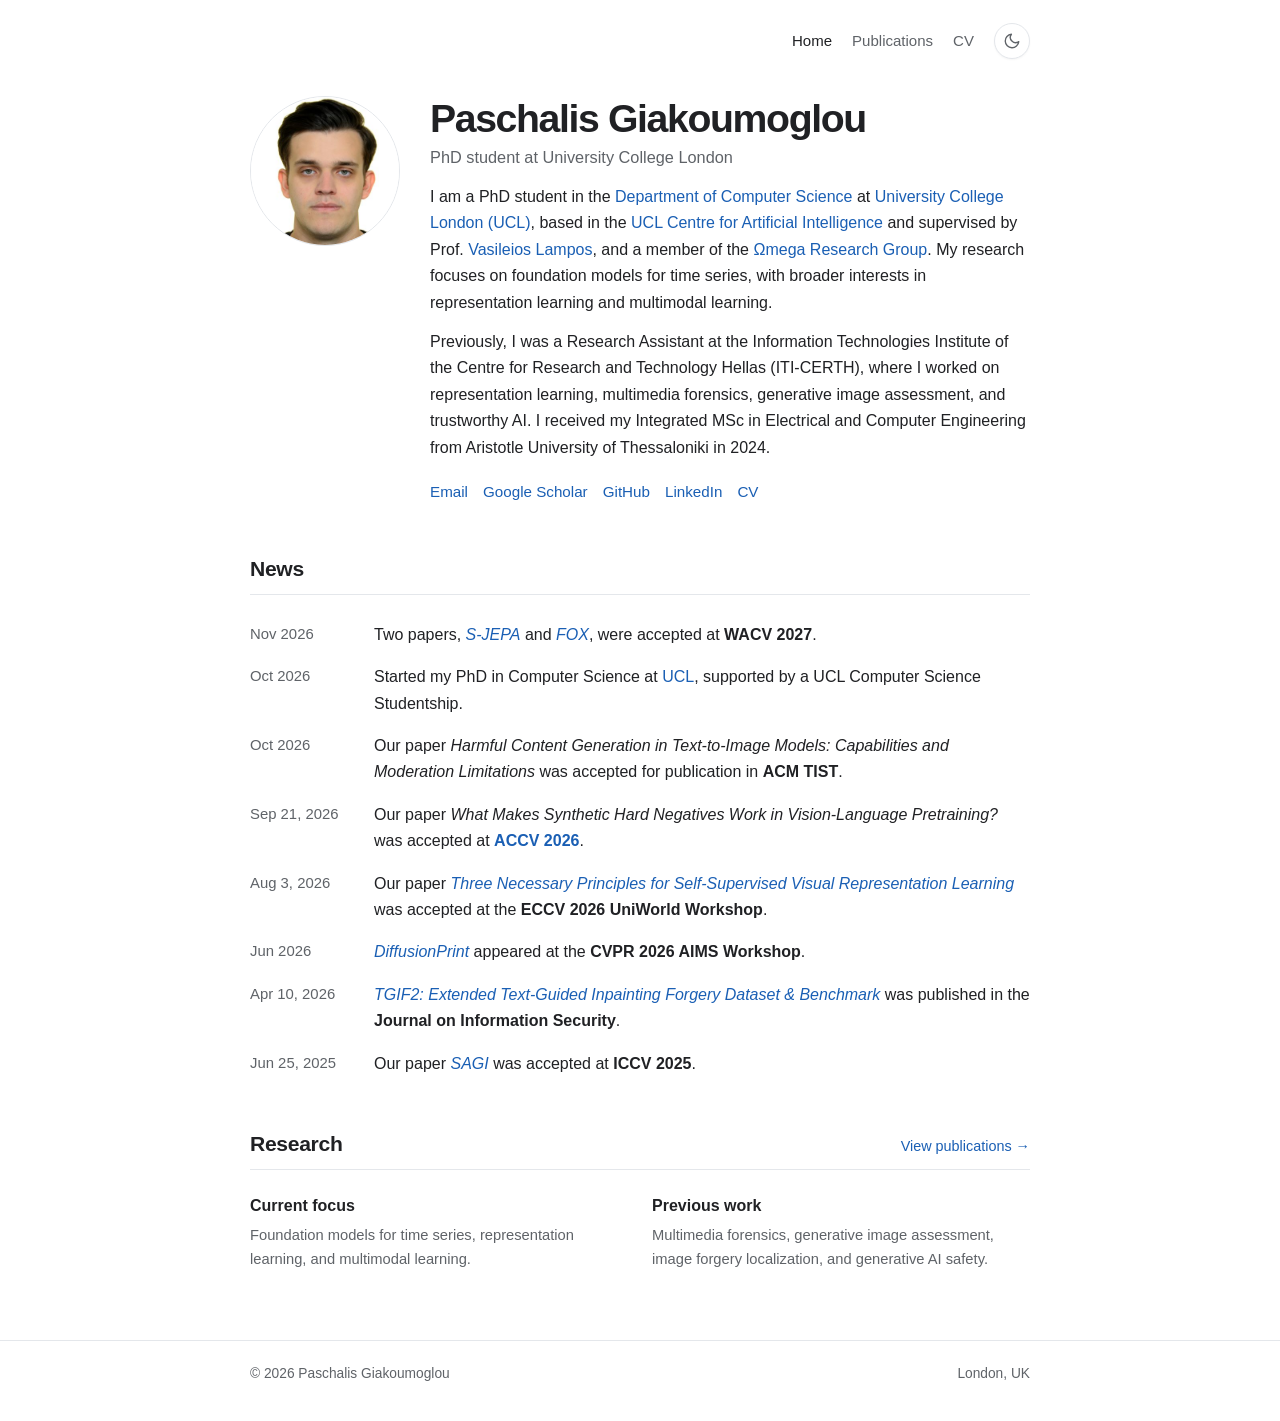
<file: index.html>
<!doctype html>
<html lang="en">
<head>
  <meta charset="utf-8">
  <meta name="viewport" content="width=device-width, initial-scale=1">
  <meta name="description" content="Paschalis Giakoumoglou — PhD student in Computer Science at University College London, working on foundation models for time series, representation learning, and multimodal learning.">
  <meta name="color-scheme" content="light dark">
  <title>Paschalis Giakoumoglou</title>
  <script>
    (() => {
      const saved = localStorage.getItem('paschalis-theme');
      const dark = window.matchMedia('(prefers-color-scheme: dark)').matches;
      document.documentElement.dataset.theme = saved || (dark ? 'dark' : 'light');
    })();
  </script>
  <link rel="stylesheet" href="./style.css">
</head>
<body>
  <a class="skip-link" href="#main">Skip to content</a>

  <header class="site-header">
    <div class="site-shell nav" aria-label="Primary navigation">
      <a href="./" aria-current="page">Home</a>
      <a href="./publications.html">Publications</a>
      <a href="./src/cv.pdf" target="_blank" rel="noopener">CV</a>
      <button class="theme-toggle" type="button" data-theme-toggle aria-label="Switch theme" title="Switch theme">
        <svg class="icon-moon" viewBox="0 0 24 24" aria-hidden="true" fill="none" stroke="currentColor" stroke-width="1.8" stroke-linecap="round" stroke-linejoin="round">
          <path d="M21 12.79A9 9 0 1 1 11.21 3 7 7 0 0 0 21 12.79z"></path>
        </svg>
        <svg class="icon-sun" viewBox="0 0 24 24" aria-hidden="true" fill="none" stroke="currentColor" stroke-width="1.8" stroke-linecap="round" stroke-linejoin="round">
          <circle cx="12" cy="12" r="4"></circle>
          <path d="M12 2v2M12 20v2M4.93 4.93l1.41 1.41M17.66 17.66l1.41 1.41M2 12h2M20 12h2M4.93 19.07l1.41-1.41M17.66 6.34l1.41-1.41"></path>
        </svg>
      </button>
    </div>
  </header>

  <main id="main" class="site-shell">
    <section class="intro" aria-labelledby="name">
      <img class="profile-photo" src="./src/paschalis.jpg" alt="Portrait of Paschalis Giakoumoglou" width="150" height="150">

      <div class="bio">
        <h1 id="name">Paschalis Giakoumoglou</h1>
        <p class="role">PhD student at University College London</p>

        <p>
          I am a PhD student in the <a href="https://www.ucl.ac.uk/engineering/computer-science" target="_blank" rel="noopener">Department of Computer Science</a> at
          <a href="https://www.ucl.ac.uk/" target="_blank" rel="noopener">University College London (UCL)</a>, based in the
          <a href="https://www.ucl.ac.uk/engineering/research/centres-institutes-and-labs/ucl-centre-artificial-intelligence" target="_blank" rel="noopener">UCL Centre for Artificial Intelligence</a>
          and supervised by Prof. <a href="https://lampos.net/" target="_blank" rel="noopener">Vasileios Lampos</a>, and a member of the <a href="https://omega.cs.ucl.ac.uk/" target="_blank" rel="noopener noreferrer"> Ωmega Research Group</a>.
          My research focuses on foundation models for time series, with broader interests in representation learning and multimodal learning.
        </p>

        <p>
          Previously, I was a Research Assistant at the Information Technologies Institute of the Centre for Research and Technology Hellas (ITI-CERTH), where I worked on representation learning, multimedia forensics, generative image assessment, and trustworthy AI. I received my Integrated MSc in Electrical and Computer Engineering from Aristotle University of Thessaloniki in 2024.
        </p>

        <div class="links" aria-label="External links">
          <a href="mailto:giakopaschalis@gmail.com">Email</a>
          <a href="https://scholar.google.com/citations?user=0g0Ot_8AAAAJ" target="_blank" rel="noopener">Google Scholar</a>
          <a href="https://github.com/p-giakoumoglou" target="_blank" rel="noopener">GitHub</a>
          <a href="https://www.linkedin.com/in/paschalis-giakoumoglou-1860b3217/" target="_blank" rel="noopener">LinkedIn</a>
          <a href="./src/cv.pdf" target="_blank" rel="noopener">CV</a>
        </div>
      </div>
    </section>

    <section class="section" aria-labelledby="news-title">
      <div class="section-heading">
        <h2 id="news-title">News</h2>
      </div>

      <ul class="news-list">
        <li class="news-item">
          <time class="news-date" datetime="2026-11">Nov 2026</time>
          <div class="news-text">Two papers, <a href="https://arxiv.org/abs/2611.09302" target="_blank" rel="noopener"><em>S-JEPA</em></a> and <a href="https://arxiv.org/abs/2611.04111" target="_blank" rel="noopener"><em>FOX</em></a>, were accepted at <strong>WACV 2027</strong>.</div>
        </li>
        <li class="news-item">
          <time class="news-date" datetime="2026-10">Oct 2026</time>
          <div class="news-text">Started my PhD in Computer Science at <a href="https://www.ucl.ac.uk/engineering/computer-science" target="_blank" rel="noopener">UCL</a>, supported by a UCL Computer Science Studentship.</div>
        </li>
        <li class="news-item">
          <time class="news-date" datetime="2026-10">Oct 2026</time>
          <div class="news-text">Our paper <em>Harmful Content Generation in Text-to-Image Models: Capabilities and Moderation Limitations</em> was accepted for publication in <strong>ACM TIST</strong>.</div>
        </li>
        <li class="news-item">
          <time class="news-date" datetime="2026-09-21">Sep 21, 2026</time>
          <div class="news-text">Our paper <em>What Makes Synthetic Hard Negatives Work in Vision-Language Pretraining?</em> was accepted at <a href="https://accv2026.org/" target="_blank" rel="noopener"><strong>ACCV 2026</strong></a>.</div>
        </li>
        <li class="news-item">
          <time class="news-date" datetime="2026-08-03">Aug 3, 2026</time>
          <div class="news-text">Our paper <a href="https://arxiv.org/abs/2608.08309" target="_blank" rel="noopener"><em>Three Necessary Principles for Self-Supervised Visual Representation Learning</em></a> was accepted at the <strong>ECCV 2026 UniWorld Workshop</strong>.</div>
        </li>
        <li class="news-item">
          <time class="news-date" datetime="2026-06">Jun 2026</time>
          <div class="news-text"><a href="https://openaccess.thecvf.com/content/CVPR2026W/AIMS/html/Giakoumoglou_DiffusionPrint_Learning_Generative_Fingerprints_for_Diffusion-Based_Inpainting_Localization_CVPRW_2026_paper.html" target="_blank" rel="noopener"><em>DiffusionPrint</em></a> appeared at the <strong>CVPR 2026 AIMS Workshop</strong>.</div>
        </li>
        <li class="news-item">
          <time class="news-date" datetime="2026-04-10">Apr 10, 2026</time>
          <div class="news-text"><a href="https://doi.org/10.1186/s13635-026-00235-9" target="_blank" rel="noopener"><em>TGIF2: Extended Text-Guided Inpainting Forgery Dataset &amp; Benchmark</em></a> was published in the <strong>Journal on Information Security</strong>.</div>
        </li>
        <li class="news-item">
          <time class="news-date" datetime="2025-06-25">Jun 25, 2025</time>
          <div class="news-text">Our paper <a href="https://openaccess.thecvf.com/content/ICCV2025/html/Giakoumoglou_SAGI_Semantically_Aligned_and_Uncertainty_Guided_AI_Image_Inpainting_ICCV_2025_paper.html" target="_blank" rel="noopener"><em>SAGI</em></a> was accepted at <strong>ICCV 2025</strong>.</div>
        </li>
      </ul>
    </section>

    <section class="section" aria-labelledby="research-title">
      <div class="section-heading">
        <h2 id="research-title">Research</h2>
        <a href="./publications.html">View publications →</a>
      </div>
      <div class="mini-grid">
        <div class="mini-card">
          <h3>Current focus</h3>
          <p>Foundation models for time series, representation learning, and multimodal learning.</p>
        </div>
        <div class="mini-card">
          <h3>Previous work</h3>
          <p>Multimedia forensics, generative image assessment, image forgery localization, and generative AI safety.</p>
        </div>
      </div>
    </section>
  </main>

  <footer class="site-footer">
    <div class="site-shell footer-inner">
      <span>© 2026 Paschalis Giakoumoglou</span>
      <span>London, UK</span>
    </div>
  </footer>

  <script src="./theme.js"></script>
</body>
</html>
</file>
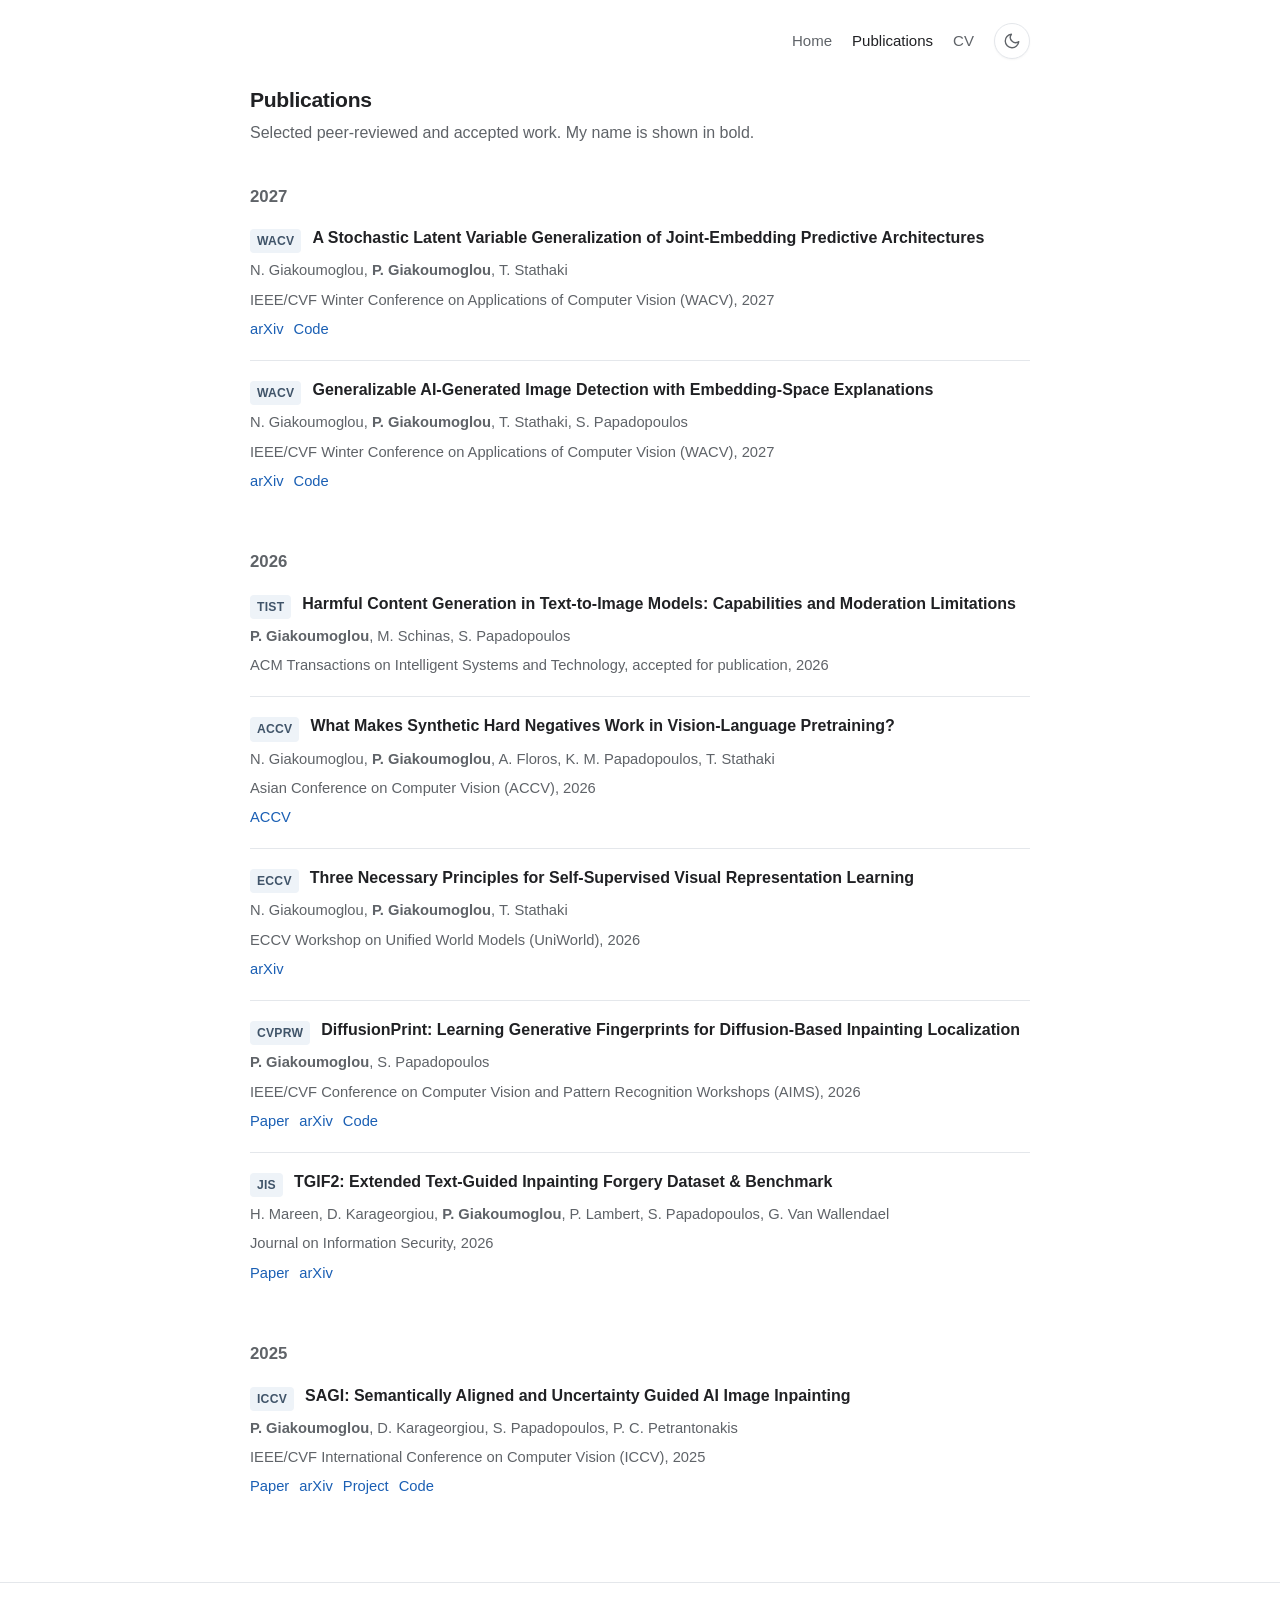
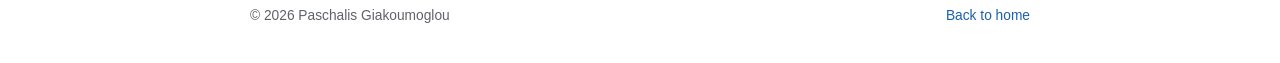
<file: publications.html>
<!doctype html>
<html lang="en">
<head>
  <meta charset="utf-8">
  <meta name="viewport" content="width=device-width, initial-scale=1">
  <meta name="description" content="Publications by Paschalis Giakoumoglou.">
  <meta name="color-scheme" content="light dark">
  <title>Publications | Paschalis Giakoumoglou</title>
  <script>
    (() => {
      const saved = localStorage.getItem('paschalis-theme');
      const dark = window.matchMedia('(prefers-color-scheme: dark)').matches;
      document.documentElement.dataset.theme = saved || (dark ? 'dark' : 'light');
    })();
  </script>
  <link rel="stylesheet" href="./style.css">
</head>
<body>
  <a class="skip-link" href="#main">Skip to content</a>

  <header class="site-header">
    <div class="site-shell nav" aria-label="Primary navigation">
      <a href="./">Home</a>
      <a href="./publications.html" aria-current="page">Publications</a>
      <a href="./src/cv.pdf" target="_blank" rel="noopener">CV</a>
      <button class="theme-toggle" type="button" data-theme-toggle aria-label="Switch theme" title="Switch theme">
        <svg class="icon-moon" viewBox="0 0 24 24" aria-hidden="true" fill="none" stroke="currentColor" stroke-width="1.8" stroke-linecap="round" stroke-linejoin="round">
          <path d="M21 12.79A9 9 0 1 1 11.21 3 7 7 0 0 0 21 12.79z"></path>
        </svg>
        <svg class="icon-sun" viewBox="0 0 24 24" aria-hidden="true" fill="none" stroke="currentColor" stroke-width="1.8" stroke-linecap="round" stroke-linejoin="round">
          <circle cx="12" cy="12" r="4"></circle>
          <path d="M12 2v2M12 20v2M4.93 4.93l1.41 1.41M17.66 17.66l1.41 1.41M2 12h2M20 12h2M4.93 19.07l1.41-1.41M17.66 6.34l1.41-1.41"></path>
        </svg>
      </button>
    </div>
  </header>

  <main id="main" class="site-shell">
    <h1 class="page-title">Publications</h1>
    <p class="page-lead">Selected peer-reviewed and accepted work. My name is shown in bold.</p>

    <section class="year-group" aria-labelledby="year-2027">
      <h2 class="year-title" id="year-2027">2027</h2>

      <article class="publication">
        <div class="pub-topline">
          <span class="venue-tag">WACV</span>
          <h3 class="pub-title">A Stochastic Latent Variable Generalization of Joint-Embedding Predictive Architectures</h3>
        </div>
        <p class="pub-authors">N. Giakoumoglou, <strong>P. Giakoumoglou</strong>, T. Stathaki</p>
        <p class="pub-venue">IEEE/CVF Winter Conference on Applications of Computer Vision (WACV), 2027</p>
        <p class="pub-links">
          <a href="https://arxiv.org/abs/2611.09302" target="_blank" rel="noopener">arXiv</a>
          <a href="https://github.com/giakoumoglou/sjepa" target="_blank" rel="noopener">Code</a>
        </p>
      </article>

      <article class="publication">
        <div class="pub-topline">
          <span class="venue-tag">WACV</span>
          <h3 class="pub-title">Generalizable AI-Generated Image Detection with Embedding-Space Explanations</h3>
        </div>
        <p class="pub-authors">N. Giakoumoglou, <strong>P. Giakoumoglou</strong>, T. Stathaki, S. Papadopoulos</p>
        <p class="pub-venue">IEEE/CVF Winter Conference on Applications of Computer Vision (WACV), 2027</p>
        <p class="pub-links">
          <a href="https://arxiv.org/abs/2611.04111" target="_blank" rel="noopener">arXiv</a>
          <a href="https://github.com/mever-team/fox" target="_blank" rel="noopener">Code</a>
        </p>
      </article>
    </section>

    <section class="year-group" aria-labelledby="year-2026">
      <h2 class="year-title" id="year-2026">2026</h2>

      <article class="publication">
        <div class="pub-topline">
          <span class="venue-tag">TIST</span>
          <h3 class="pub-title">Harmful Content Generation in Text-to-Image Models: Capabilities and Moderation Limitations</h3>
        </div>
        <p class="pub-authors"><strong>P. Giakoumoglou</strong>, M. Schinas, S. Papadopoulos</p>
        <p class="pub-venue">ACM Transactions on Intelligent Systems and Technology, accepted for publication, 2026</p>
      </article>

      <article class="publication">
        <div class="pub-topline">
          <span class="venue-tag">ACCV</span>
          <h3 class="pub-title">What Makes Synthetic Hard Negatives Work in Vision-Language Pretraining?</h3>
        </div>
        <p class="pub-authors">N. Giakoumoglou, <strong>P. Giakoumoglou</strong>, A. Floros, K. M. Papadopoulos, T. Stathaki</p>
        <p class="pub-venue">Asian Conference on Computer Vision (ACCV), 2026</p>
        <p class="pub-links"><a href="https://accv2026.org/" target="_blank" rel="noopener">ACCV</a></p>
      </article>

      <article class="publication">
        <div class="pub-topline">
          <span class="venue-tag">ECCV</span>
          <h3 class="pub-title">Three Necessary Principles for Self-Supervised Visual Representation Learning</h3>
        </div>
        <p class="pub-authors">N. Giakoumoglou, <strong>P. Giakoumoglou</strong>, T. Stathaki</p>
        <p class="pub-venue">ECCV Workshop on Unified World Models (UniWorld), 2026</p>
        <p class="pub-links"><a href="https://arxiv.org/abs/2608.08309" target="_blank" rel="noopener">arXiv</a></p>
      </article>

      <article class="publication">
        <div class="pub-topline">
          <span class="venue-tag">CVPRW</span>
          <h3 class="pub-title">DiffusionPrint: Learning Generative Fingerprints for Diffusion-Based Inpainting Localization</h3>
        </div>
        <p class="pub-authors"><strong>P. Giakoumoglou</strong>, S. Papadopoulos</p>
        <p class="pub-venue">IEEE/CVF Conference on Computer Vision and Pattern Recognition Workshops (AIMS), 2026</p>
        <p class="pub-links">
          <a href="https://openaccess.thecvf.com/content/CVPR2026W/AIMS/html/Giakoumoglou_DiffusionPrint_Learning_Generative_Fingerprints_for_Diffusion-Based_Inpainting_Localization_CVPRW_2026_paper.html" target="_blank" rel="noopener">Paper</a>
          <a href="https://arxiv.org/abs/2604.12443" target="_blank" rel="noopener">arXiv</a>
          <a href="https://github.com/mever-team/diffusionprint" target="_blank" rel="noopener">Code</a>
        </p>
      </article>

      <article class="publication">
        <div class="pub-topline">
          <span class="venue-tag">JIS</span>
          <h3 class="pub-title">TGIF2: Extended Text-Guided Inpainting Forgery Dataset &amp; Benchmark</h3>
        </div>
        <p class="pub-authors">H. Mareen, D. Karageorgiou, <strong>P. Giakoumoglou</strong>, P. Lambert, S. Papadopoulos, G. Van Wallendael</p>
        <p class="pub-venue">Journal on Information Security, 2026</p>
        <p class="pub-links">
          <a href="https://doi.org/10.1186/s13635-026-00235-9" target="_blank" rel="noopener">Paper</a>
          <a href="https://arxiv.org/abs/2603.28613" target="_blank" rel="noopener">arXiv</a>
        </p>
      </article>
    </section>

    <section class="year-group" aria-labelledby="year-2025">
      <h2 class="year-title" id="year-2025">2025</h2>

      <article class="publication">
        <div class="pub-topline">
          <span class="venue-tag">ICCV</span>
          <h3 class="pub-title">SAGI: Semantically Aligned and Uncertainty Guided AI Image Inpainting</h3>
        </div>
        <p class="pub-authors"><strong>P. Giakoumoglou</strong>, D. Karageorgiou, S. Papadopoulos, P. C. Petrantonakis</p>
        <p class="pub-venue">IEEE/CVF International Conference on Computer Vision (ICCV), 2025</p>
        <p class="pub-links">
          <a href="https://openaccess.thecvf.com/content/ICCV2025/html/Giakoumoglou_SAGI_Semantically_Aligned_and_Uncertainty_Guided_AI_Image_Inpainting_ICCV_2025_paper.html" target="_blank" rel="noopener">Paper</a>
          <a href="https://arxiv.org/abs/2502.06593" target="_blank" rel="noopener">arXiv</a>
          <a href="https://mever-team.github.io/SAGI/" target="_blank" rel="noopener">Project</a>
          <a href="https://github.com/mever-team/SAGI" target="_blank" rel="noopener">Code</a>
        </p>
      </article>
    </section>
  </main>

  <footer class="site-footer">
    <div class="site-shell footer-inner">
      <span>© 2026 Paschalis Giakoumoglou</span>
      <a href="./">Back to home</a>
    </div>
  </footer>

  <script src="./theme.js"></script>
</body>
</html>
</file>
<file: style.css>
:root {
  color-scheme: light;
  --bg: #ffffff;
  --text: #202124;
  --muted: #5f6368;
  --soft: #f6f7f8;
  --border: #e4e7eb;
  --link: #1a5fb4;
  --link-hover: #0d47a1;
  --tag-bg: #eef3f8;
  --tag-text: #405469;
  --shadow: 0 1px 2px rgba(0, 0, 0, 0.04);
}

html[data-theme="dark"] {
  color-scheme: dark;
  --bg: #101214;
  --text: #e8eaed;
  --muted: #a8adb4;
  --soft: #171a1d;
  --border: #2b3036;
  --link: #8ab4f8;
  --link-hover: #aecbfa;
  --tag-bg: #20262d;
  --tag-text: #c2d3e4;
  --shadow: none;
}

* {
  box-sizing: border-box;
}

html {
  scroll-behavior: smooth;
}

body {
  margin: 0;
  background: var(--bg);
  color: var(--text);
  font-family: -apple-system, BlinkMacSystemFont, "Segoe UI", Roboto, Helvetica, Arial, sans-serif;
  font-size: 16px;
  line-height: 1.65;
  transition: background-color 160ms ease, color 160ms ease;
}

a {
  color: var(--link);
  text-decoration: none;
  text-underline-offset: 0.16em;
}

a:hover,
a:focus-visible {
  color: var(--link-hover);
  text-decoration: underline;
}

button,
a {
  -webkit-tap-highlight-color: transparent;
}

.site-shell {
  width: min(100% - 40px, 780px);
  margin: 0 auto;
}

.site-header {
  padding: 22px 0 10px;
}

.nav {
  display: flex;
  align-items: center;
  justify-content: flex-end;
  gap: 20px;
  min-height: 38px;
}

.nav a {
  color: var(--muted);
  font-size: 0.94rem;
  font-weight: 500;
}

.nav a[aria-current="page"] {
  color: var(--text);
}

.theme-toggle {
  display: inline-grid;
  place-items: center;
  width: 36px;
  height: 36px;
  padding: 0;
  border: 1px solid var(--border);
  border-radius: 50%;
  background: var(--bg);
  color: var(--muted);
  cursor: pointer;
  box-shadow: var(--shadow);
  transition: border-color 150ms ease, color 150ms ease, background-color 150ms ease;
}

.theme-toggle:hover,
.theme-toggle:focus-visible {
  color: var(--text);
  border-color: var(--muted);
  outline: none;
}

.theme-toggle svg {
  width: 18px;
  height: 18px;
}

.icon-sun,
.icon-moon {
  display: none;
}

html[data-theme="light"] .icon-moon,
html:not([data-theme]) .icon-moon {
  display: block;
}

html[data-theme="dark"] .icon-sun {
  display: block;
}

main {
  padding: 18px 0 64px;
}

.intro {
  display: grid;
  grid-template-columns: 150px minmax(0, 1fr);
  gap: 30px;
  align-items: start;
  margin-top: 8px;
  margin-bottom: 48px;
}

.profile-photo {
  width: 150px;
  aspect-ratio: 1;
  object-fit: cover;
  border-radius: 50%;
  border: 1px solid var(--border);
  background: var(--soft);
}

h1,
h2,
h3,
p {
  margin-top: 0;
}

h1 {
  margin-bottom: 3px;
  font-size: clamp(2rem, 5vw, 2.45rem);
  line-height: 1.15;
  letter-spacing: -0.035em;
  font-weight: 720;
}

.role {
  margin-bottom: 18px;
  color: var(--muted);
  font-size: 1.02rem;
}

.bio p {
  margin-bottom: 13px;
}

.links {
  display: flex;
  flex-wrap: wrap;
  gap: 7px 15px;
  margin-top: 18px;
  font-size: 0.95rem;
}

.links a {
  font-weight: 500;
}

.section {
  margin-top: 42px;
}

.section-heading {
  display: flex;
  align-items: baseline;
  justify-content: space-between;
  gap: 16px;
  margin-bottom: 19px;
  padding-bottom: 7px;
  border-bottom: 1px solid var(--border);
}

.section-heading h2,
.page-title {
  margin: 0;
  font-size: 1.32rem;
  letter-spacing: -0.015em;
}

.section-heading a {
  font-size: 0.9rem;
}

.news-list {
  list-style: none;
  margin: 0;
  padding: 0;
}

.news-item {
  display: grid;
  grid-template-columns: 108px minmax(0, 1fr);
  gap: 16px;
  padding: 8px 0;
}

.news-date {
  color: var(--muted);
  font-variant-numeric: tabular-nums;
  white-space: nowrap;
  font-size: 0.93rem;
}

.news-text {
  min-width: 0;
}

.page-lead {
  margin: 8px 0 34px;
  color: var(--muted);
}

.year-group {
  margin-top: 36px;
}

.year-title {
  margin: 0 0 12px;
  color: var(--muted);
  font-size: 1.05rem;
  font-weight: 650;
}

.publication {
  padding: 17px 0 19px;
  border-top: 1px solid var(--border);
}

.year-group .publication:first-of-type {
  border-top: 0;
  padding-top: 4px;
}

.pub-topline {
  display: flex;
  align-items: flex-start;
  gap: 11px;
}

.venue-tag {
  flex: 0 0 auto;
  margin-top: 3px;
  padding: 2px 7px;
  border-radius: 4px;
  background: var(--tag-bg);
  color: var(--tag-text);
  font-size: 0.76rem;
  font-weight: 700;
  letter-spacing: 0.02em;
}

.pub-title {
  margin: 0;
  font-size: 1rem;
  line-height: 1.46;
  font-weight: 680;
}

.pub-authors,
.pub-venue,
.pub-links {
  margin: 5px 0 0;
  font-size: 0.92rem;
}

.pub-authors,
.pub-venue {
  color: var(--muted);
}

.pub-links {
  display: flex;
  flex-wrap: wrap;
  gap: 10px;
}

.pub-links a {
  font-weight: 500;
}

.mini-grid {
  display: grid;
  grid-template-columns: 1fr 1fr;
  gap: 24px;
}

.mini-card {
  padding-top: 4px;
}

.mini-card h3 {
  margin-bottom: 4px;
  font-size: 1rem;
}

.mini-card p {
  color: var(--muted);
  font-size: 0.92rem;
  margin-bottom: 4px;
}

.site-footer {
  padding: 22px 0 36px;
  border-top: 1px solid var(--border);
  color: var(--muted);
  font-size: 0.86rem;
}

.site-footer .footer-inner {
  display: flex;
  align-items: center;
  justify-content: space-between;
  gap: 18px;
}

.skip-link {
  position: absolute;
  left: -9999px;
  top: auto;
}

.skip-link:focus {
  left: 16px;
  top: 12px;
  z-index: 99;
  padding: 8px 12px;
  border-radius: 5px;
  background: var(--text);
  color: var(--bg);
}

@media (max-width: 640px) {
  .site-shell {
    width: min(100% - 30px, 780px);
  }

  .site-header {
    padding-top: 14px;
  }

  .nav {
    gap: 14px;
  }

  .nav a {
    font-size: 0.9rem;
  }

  main {
    padding-top: 10px;
  }

  .intro {
    grid-template-columns: 1fr;
    gap: 18px;
    margin-bottom: 38px;
  }

  .profile-photo {
    width: 124px;
  }

  .news-item {
    grid-template-columns: 1fr;
    gap: 1px;
    padding: 9px 0;
  }

  .news-date {
    font-size: 0.86rem;
  }

  .mini-grid {
    grid-template-columns: 1fr;
    gap: 16px;
  }

  .site-footer .footer-inner {
    align-items: flex-start;
    flex-direction: column;
    gap: 4px;
  }
}

@media (prefers-reduced-motion: reduce) {
  *,
  *::before,
  *::after {
    scroll-behavior: auto !important;
    transition: none !important;
  }
}
</file>
